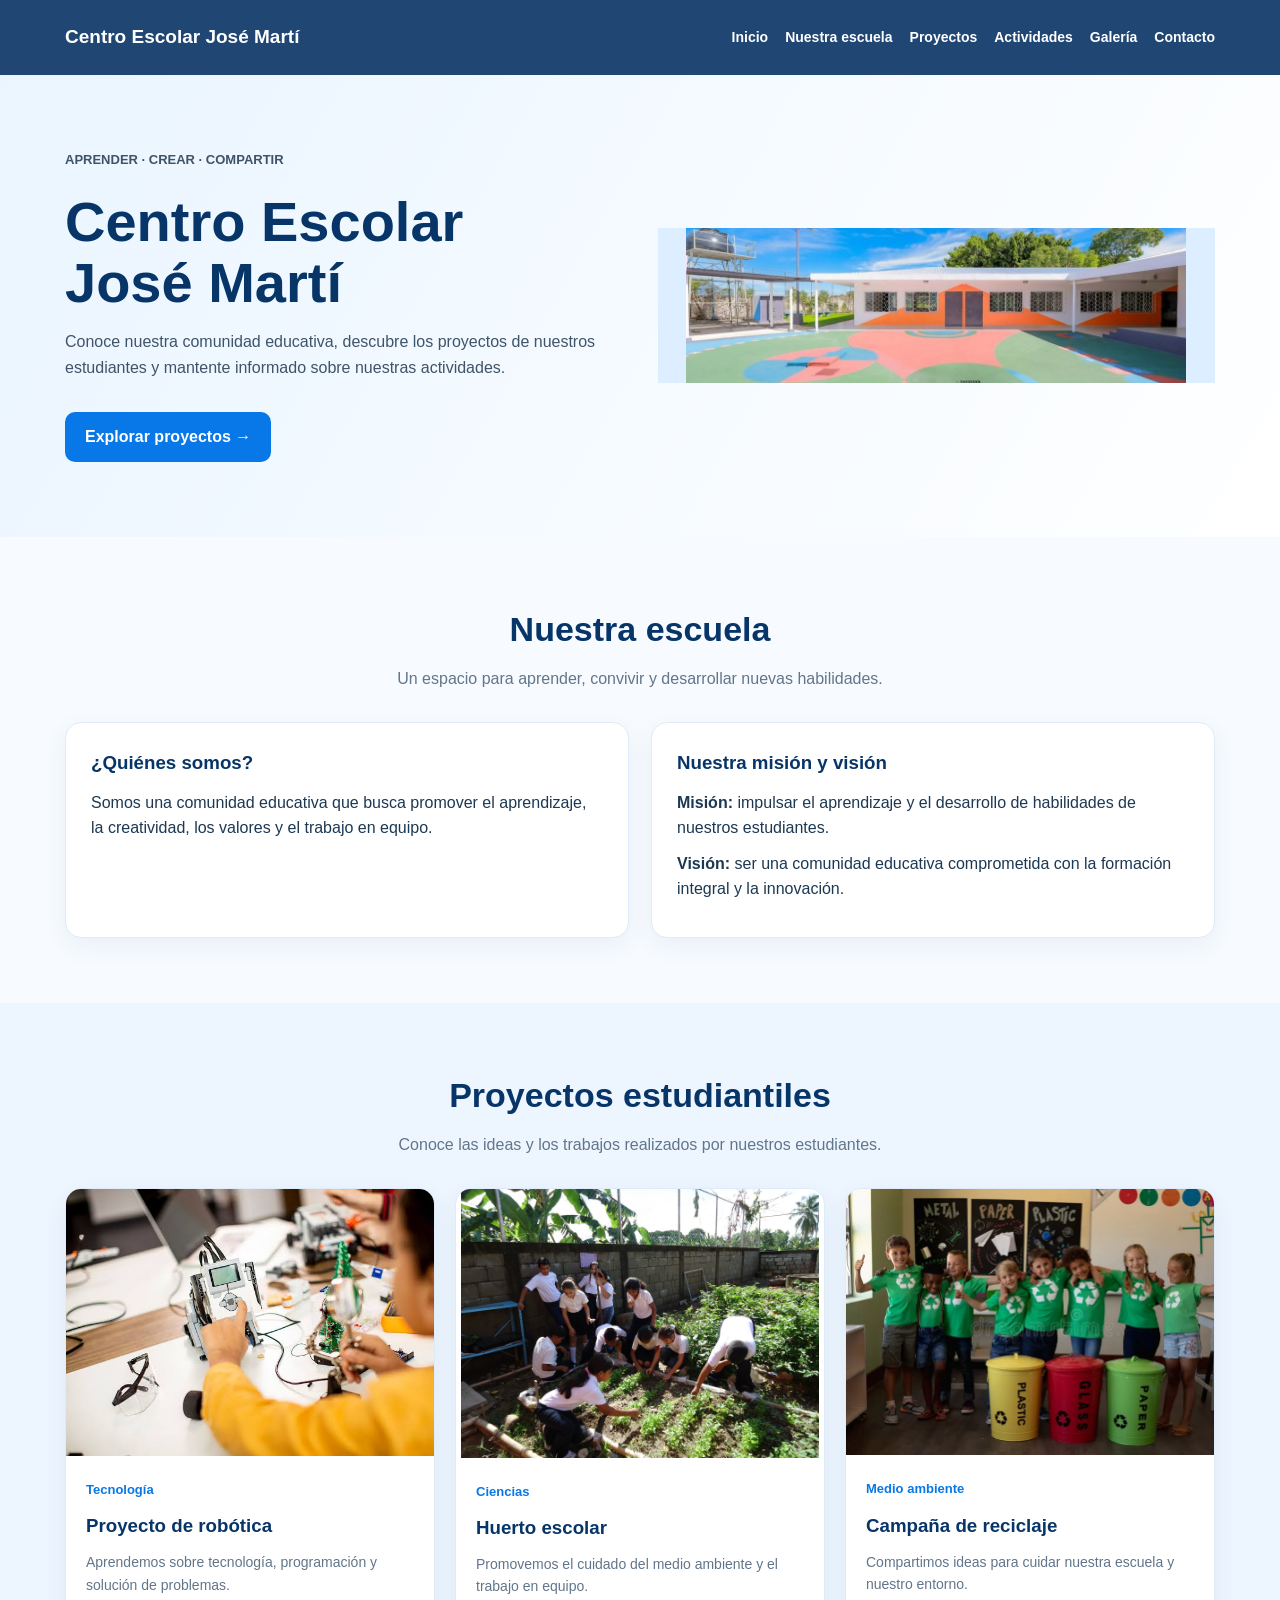
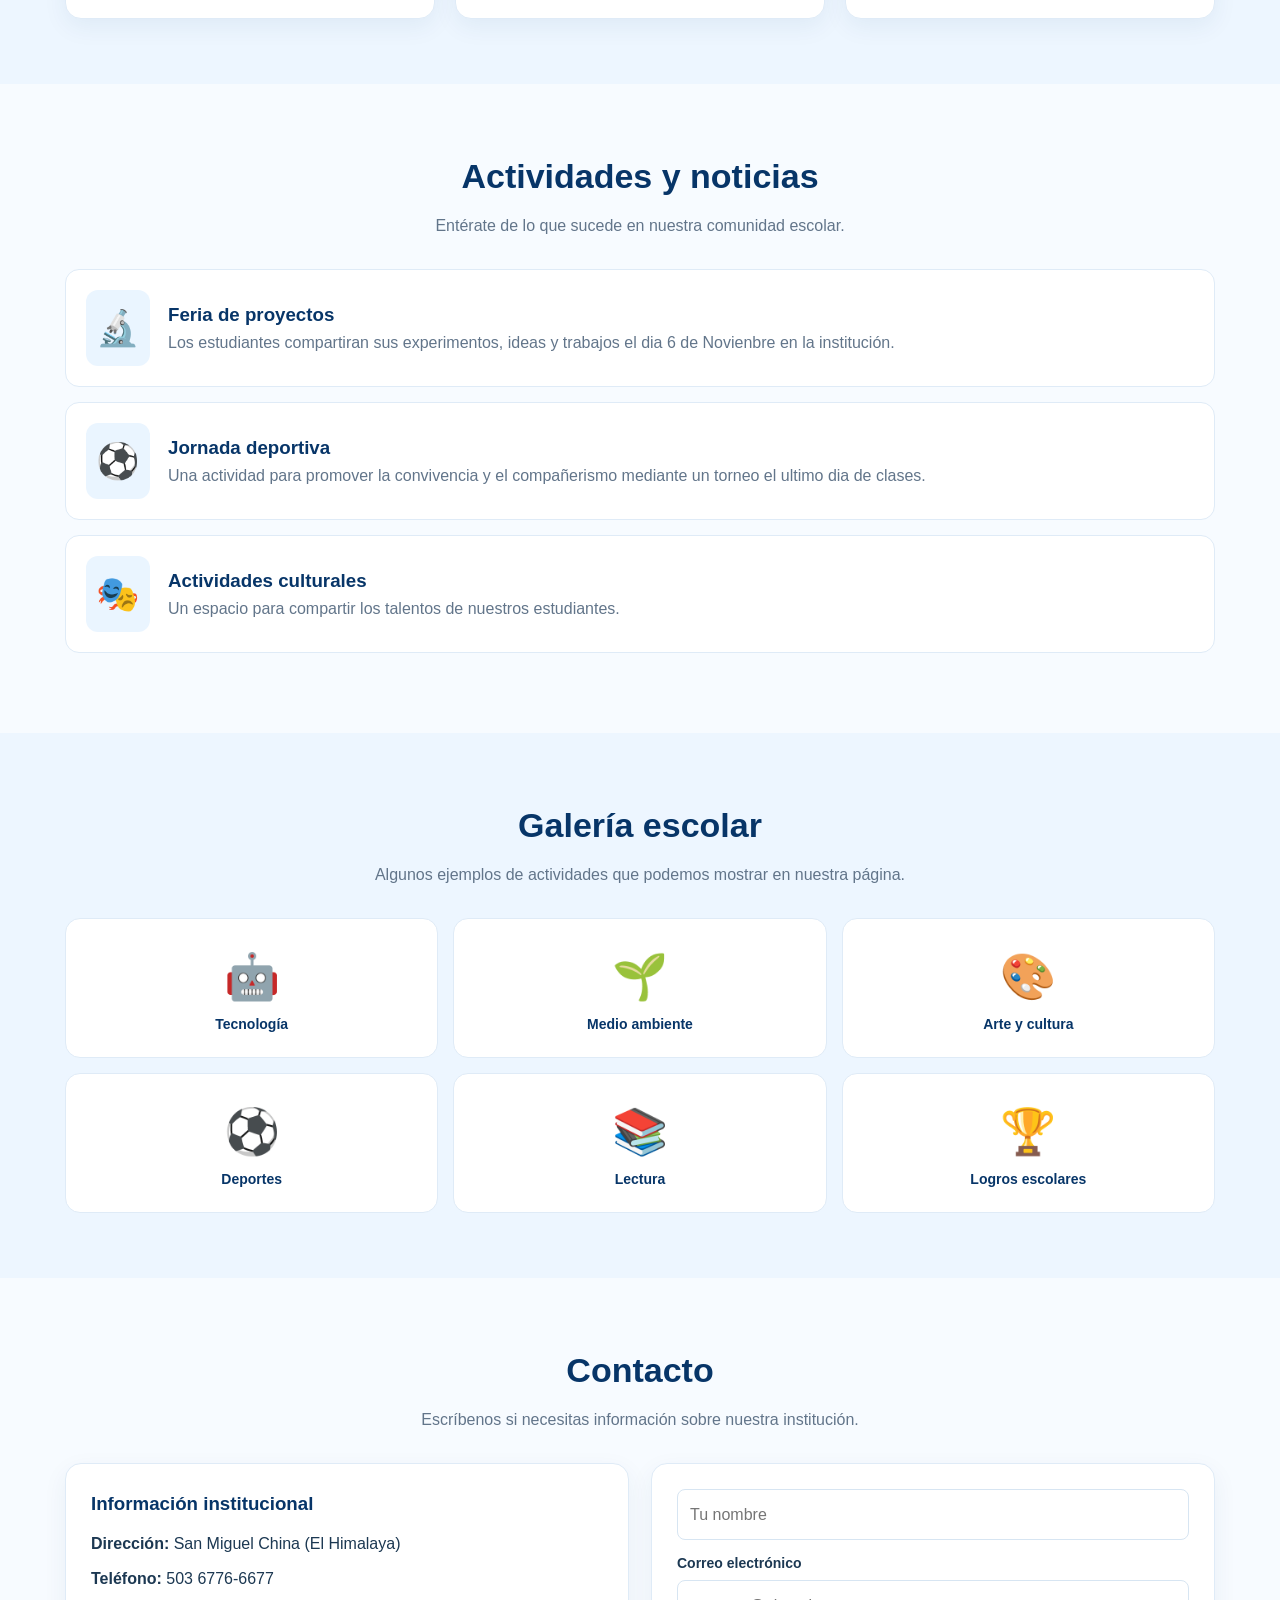
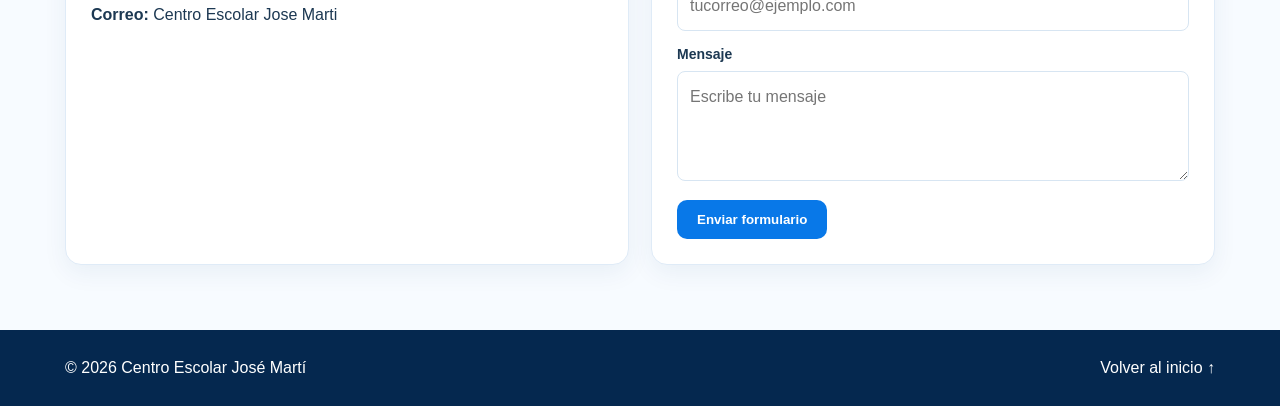
<file: index.html>
<!DOCTYPE html>
<html lang="es">
<head>
  <meta charset="UTF-8">
  <meta name="viewport" content="width=device-width, initial-scale=1.0">
  <title>Centro Escolar José Martí</title>
  <link rel="stylesheet" href="style.css">
</head>
<body>

<header>
  <div class="contenedor barra">
    <a class="logo" href="#inicio">Centro Escolar José Martí</a>
    <button id="menuBtn" aria-label="Abrir menú">☰</button>
    <nav id="menu">
      <a href="#inicio">Inicio</a>
      <a href="#escuela">Nuestra escuela</a>
      <a href="#proyectos">Proyectos</a>
      <a href="#actividades">Actividades</a>
      <a href="#galeria">Galería</a>
      <a href="#contacto">Contacto</a>
    </nav>
  </div>
</header>

<main>
  <section id="inicio" class="hero">
    <div class="contenedor hero-contenido">
      <div>
        <p class="etiqueta">APRENDER · CREAR · COMPARTIR</p>
        <h1>Centro Escolar<br>José Martí</h1>
        <p>Conoce nuestra comunidad educativa, descubre los proyectos de nuestros estudiantes y mantente informado sobre nuestras actividades.</p>
        <a class="boton" href="#proyectos">Explorar proyectos →</a>
      </div>
      <div class="ilustracion"><div class="imagen"><img src="Imagenes/Escuela.jpeg" alt="Escuela" class="imagen-escuela"></div><span></span></div>
    </div>
  </section>

  <section id="escuela" class="seccion">
    <div class="contenedor">
      <h2>Nuestra escuela</h2>
      <p class="intro">Un espacio para aprender, convivir y desarrollar nuevas habilidades.</p>
      <div class="dos-columnas">
        <article class="panel">
          <h3>¿Quiénes somos?</h3>
          <p>Somos una comunidad educativa que busca promover el aprendizaje, la creatividad, los valores y el trabajo en equipo.</p>
        </article>
        <article class="panel">
          <h3> Nuestra misión y visión</h3>
          <p><strong>Misión:</strong> impulsar el aprendizaje y el desarrollo de habilidades de nuestros estudiantes.</p>
          <p><strong>Visión:</strong> ser una comunidad educativa comprometida con la formación integral y la innovación.</p>
        </article>
      </div>
      
    </div>
  </section>
  

  <section id="proyectos" class="seccion fondo">
    <div class="contenedor">
      <h2>Proyectos estudiantiles</h2>
      <p class="intro">Conoce las ideas y los trabajos realizados por nuestros estudiantes.</p>
      <div class="tarjetas">
        <article class="tarjeta">
          <div class="imagen-boton"><a href="Robotica.html"><img src="Imagenes/robot.jpeg" alt="entrar a la seccion de robotica" class="robotica"></a></div>
          <div class="tarjeta-texto">
            <span class="categoria">Tecnología</span>
            <h3>Proyecto de robótica</h3>
            <p>Aprendemos sobre tecnología, programación y solución de problemas.</p>
          </div>
        </article>
        <article class="tarjeta">
           <div class="imagen-boton"><a href="HuertoEscolar.html"><img src="Imagenes/huerto.jpeg" alt="entrar a la seccion de robotica" class="Huerto"></a></div>
          <div class="tarjeta-texto">
            <span class="categoria">Ciencias</span>
            <h3>Huerto escolar</h3>
            <p>Promovemos el cuidado del medio ambiente y el trabajo en equipo.</p>
          </div>
        </article>
        <article class="tarjeta">
          <div class="imagen-boton"><a href="MedioAmbiente.html"><img src="Imagenes/Reciclaje.webp" alt="entrar a la seccion de robotica" class="Reciclaje"></a></div>
          <div class="tarjeta-texto">
            <span class="categoria">Medio ambiente</span>
            <h3>Campaña de reciclaje</h3>
            <p>Compartimos ideas para cuidar nuestra escuela y nuestro entorno.</p>
          </div>
        </article>
      </div>
    
    </div>
  </section>

  <section id="actividades" class="seccion">
    <div class="contenedor">
      <h2>Actividades y noticias</h2>
      <p class="intro">Entérate de lo que sucede en nuestra comunidad escolar.</p>
      <div class="noticia">
        <span>🔬</span>
        <div><h3>Feria de proyectos</h3><p>Los estudiantes compartiran sus experimentos, ideas y trabajos el dia 6 de Novienbre en la institución.</p></div>
      </div>
      <div class="noticia">
        <span>⚽</span>
        <div><h3>Jornada deportiva</h3><p>Una actividad para promover la convivencia y el compañerismo mediante un torneo el ultimo dia de clases.</p></div>
      </div>
      <div class="noticia">
        <span>🎭</span>
        <div><h3>Actividades culturales</h3><p>Un espacio para compartir los talentos de nuestros estudiantes.</p></div>
      </div>
    </div>
  </section>


<section id="galeria" class="seccion fondo">
  <div class="contenedor">
    <h2>Galería escolar</h2>
    <p class="intro">Algunos ejemplos de actividades que podemos mostrar en nuestra página.</p>

    <div class="galeria">
      <a href="tecnologia.html">
        🤖
        <p>Tecnología</p>
      </a>

      <a href="medio-ambiente.html">
        🌱
        <p>Medio ambiente</p>
      </a>

      <a href="arte-cultura.html">
        🎨
        <p>Arte y cultura</p>
      </a>

      <a href="deportes.html">
        ⚽
        <p>Deportes</p>
      </a>

      <a href="lectura.html">
        📚
        <p>Lectura</p>
      </a>

      <a href="logros.html">
        🏆
        <p>Logros escolares</p>
      </a>
    </div>
  </div>
</section>


  <section id="contacto" class="seccion">
    <div class="contenedor">
      <h2>Contacto</h2>
      <p class="intro">Escríbenos si necesitas información sobre nuestra institución.</p>
      <div class="dos-columnas">
        <div class="panel">
          <h3> Información institucional</h3>
          <p><strong>Dirección:</strong> San Miguel China (El Himalaya)</p>
          <p><strong>Teléfono:</strong> 503 6776-6677</p>
          <p><strong>Correo:</strong> Centro Escolar Jose Marti</p>
        </div>
      <form action="https://formsubmit.co/ jassircenteno875@gmail.com " method="POST" id="formulario" class="panel">
          <input id="nombre" required placeholder="Tu nombre">

          <label for="correo">Correo electrónico</label>
          <input id="correo" type="email" name="Correo electrónico" required placeholder="tucorreo@ejemplo.com">

          <label for="mensaje">Mensaje</label>
          <textarea id="mensaje" required placeholder="Escribe tu mensaje"></textarea>

          <button class="boton" type="submit">Enviar formulario</button>
          
    
      </div>
    </div>
  </section>
</main>

<footer>
  <div class="contenedor pie">
    <p>© <span id="anio"></span> Centro Escolar José Martí</p>
    <a href="#inicio">Volver al inicio ↑</a>
  </div>
</footer>

<script src="app.js"></script>
</body>
</html>
</file>
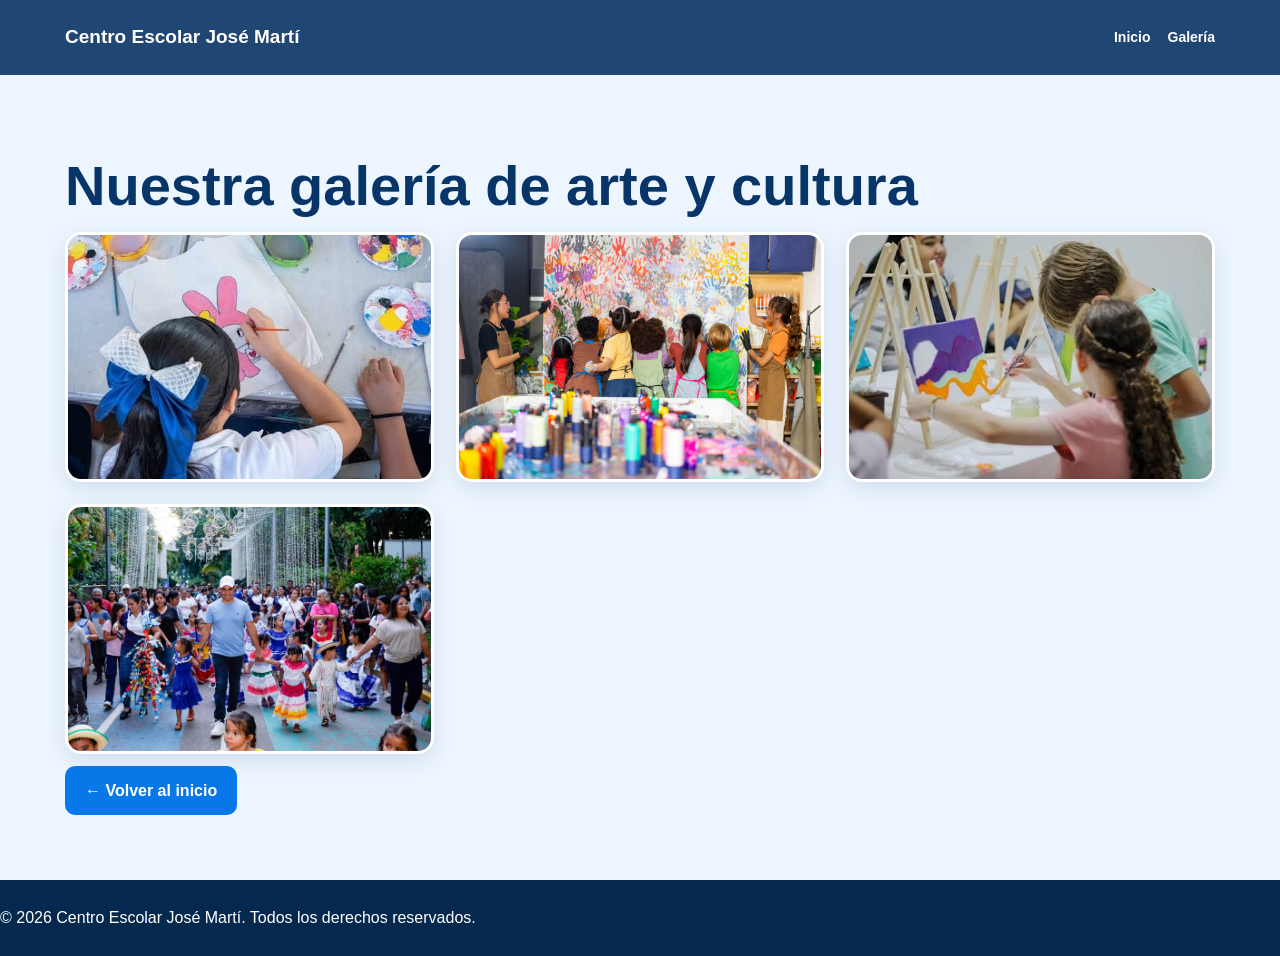
<file: arte-cultura.html>
<!DOCTYPE html>
<html lang="es">
<head>
    <meta charset="UTF-8">
    <meta name="viewport" content="width=device-width, initial-scale=1.0">
    <title>Galería | Centro Escolar José Martí</title>
    <link rel="stylesheet" href="style.css">
</head>

<body>

    <!-- ENCABEZADO -->
    <header>
        <div class="contenedor barra">
            <a href="index.html" class="logo">
                Centro Escolar José Martí
            </a>

            <nav>
                <a href="index.html">Inicio</a>
                <a href="Galeria.html">Galería</a>
            </nav>
        </div>
    </header>

    <!-- GALERÍA -->
    <main>
        <section class="seccion fondo" id="galeria">
            <div class="contenedor">

                <h1 class="titulo-galeria">Nuestra galería de arte y cultura</h1>

                <div class="fotos-galeria">

                    <div class="foto">
                        <img src="Imagenes/arteyculturaimg1.jpeg" alt="Fotografía escolar 1">
                    </div>

                    <div class="foto">
                        <img src="Imagenes/arteyculturaimg2.jpeg" alt="Fotografía escolar 2">
                    </div>

                    <div class="foto">
                        <img src="Imagenes/arteyculturaimg3.jpeg" alt="Fotografía escolar 3">
                    </div>

                    <div class="foto">
                        <img src="Imagenes/arteyculturaimg4.jpeg" alt="Fotografía escolar 4">
                    </div>
                </div>

                <!-- BOTÓN PARA REGRESAR -->
                <div class="volver-galeria">
                    <a href="index.html" class="boton">
                        ← Volver al inicio
                    </a>
                </div>

            </div>
        </section>
    </main>

    <!-- PIE DE PÁGINA -->
    <footer>
        <p>© 2026 Centro Escolar José Martí. Todos los derechos reservados.</p>
    </footer>

</body>
</html>
</file>
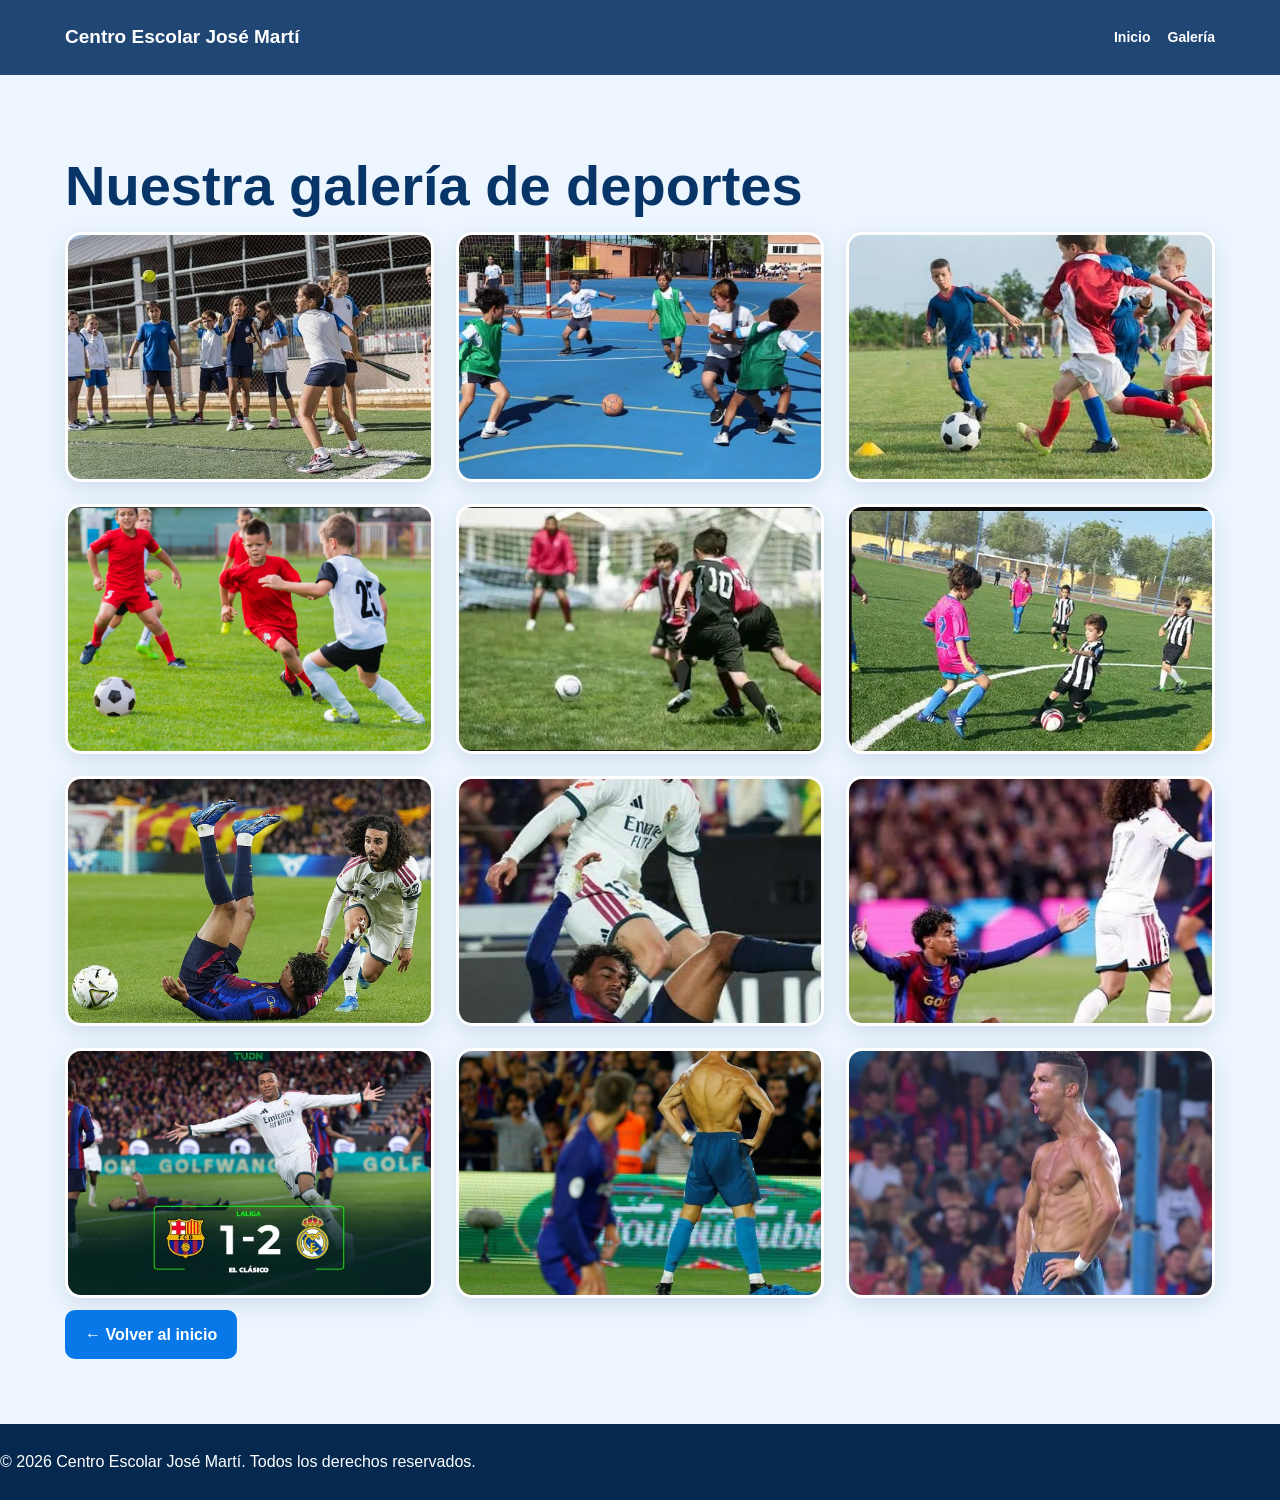
<file: deportes.html>
<!DOCTYPE html>
<html lang="es">
<head>
    <meta charset="UTF-8">
    <meta name="viewport" content="width=device-width, initial-scale=1.0">
    <title>Galería | Centro Escolar José Martí</title>
    <link rel="stylesheet" href="style.css">
</head>

<body>

    <!-- ENCABEZADO -->
    <header>
        <div class="contenedor barra">
            <a href="index.html" class="logo">
                Centro Escolar José Martí
            </a>

            <nav>
                <a href="index.html">Inicio</a>
                <a href="Galeria.html">Galería</a>
            </nav>
        </div>
    </header>

    <!-- GALERÍA -->
    <main>
        <section class="seccion fondo" id="galeria">
            <div class="contenedor">

                <h1 class="titulo-galeria">Nuestra galería de deportes</h1>

                <div class="fotos-galeria">

                    <div class="foto">
                        <img src="Imagenes/deportesimg1.jpeg" alt="Fotografía escolar 1">
                    </div>

                    <div class="foto">
                        <img src="Imagenes/deportesimg2.jpeg" alt="Fotografía escolar 2">
                    </div>

                    <div class="foto">
                        <img src="Imagenes/deportesimg3.jpeg" alt="Fotografía escolar 3">
                    </div>

                    <div class="foto">
                        <img src="Imagenes/deportesimg4.png" alt="Fotografía escolar 4">
                    </div>

                    <div class="foto">
                        <img src="Imagenes/deportesimg5.png" alt="Fotografía escolar 4">
                    </div>

                    <div class="foto">
                        <img src="Imagenes/deportesimg6.png" alt="Fotografía escolar 4">
                    </div>
                    
                    <div class="foto">
                        <img src="Imagenes/bromaimg1.jpeg" alt="Fotografía escolar 1">
                    </div>

                    <div class="foto">
                        <img src="Imagenes/bromaimg2.jpeg" alt="Fotografía escolar 2">
                    </div>

                    <div class="foto">
                        <img src="Imagenes/bromaimg3.jpeg" alt="Fotografía escolar 3">
                    </div>

                    <div class="foto">
                        <img src="Imagenes/bromaimg4.jpeg" alt="Fotografía escolar 4">
                    </div>

                    <div class="foto">
                        <img src="Imagenes/bromaimg5.jpeg" alt="Fotografía escolar 4">
                    </div>

                    <div class="foto">
                        <img src="Imagenes/bromaimg6.jpeg" alt="Fotografía escolar 4">
                    </div>
                </div>

                <!-- BOTÓN PARA REGRESAR -->
                <div class="volver-galeria">
                    <a href="index.html" class="boton">
                        ← Volver al inicio
                    </a>
                </div>

            </div>
        </section>
    </main>

    <!-- PIE DE PÁGINA -->
    <footer>
        <p>© 2026 Centro Escolar José Martí. Todos los derechos reservados.</p>
    </footer>

</body>
</html>
</file>
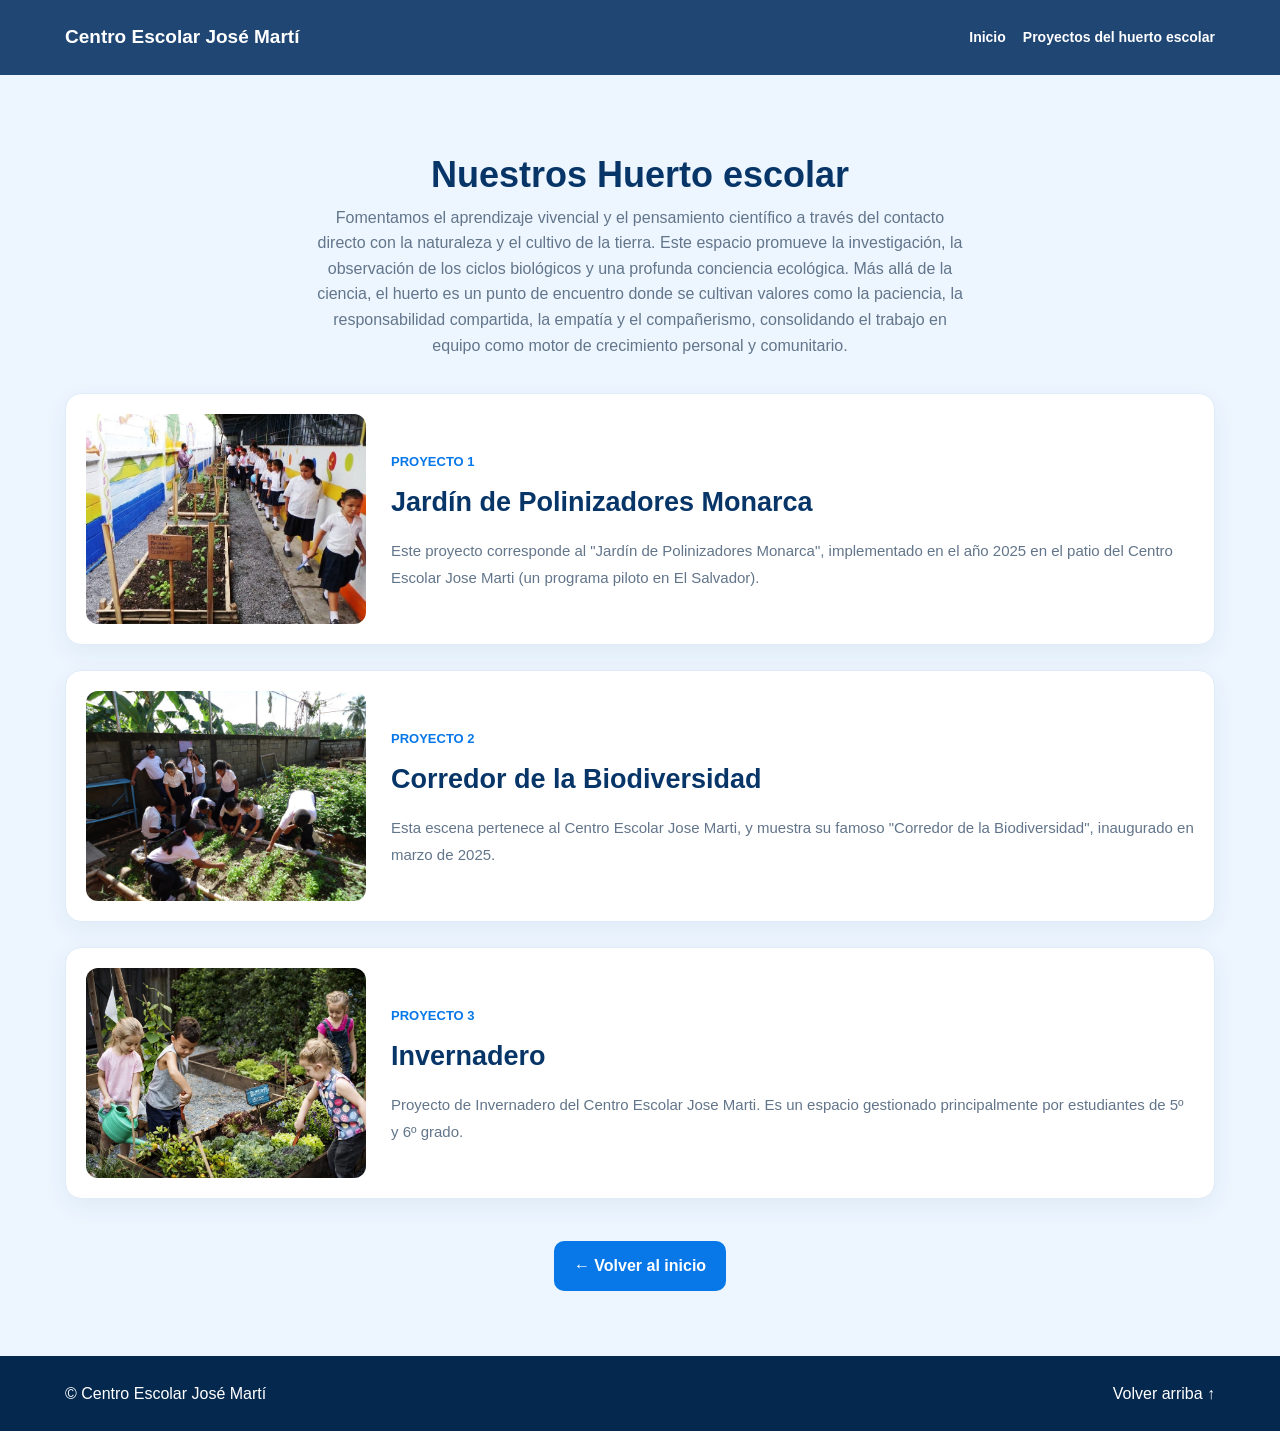
<file: HuertoEscolar.html>
<!DOCTYPE html>
<html lang="es">
<head>
  <meta charset="UTF-8">
  <meta name="viewport" content="width=device-width, initial-scale=1.0">
  <title>Proyectos de Robótica - Centro Escolar José Martí</title>
  <link rel="stylesheet" href="style.css">
</head>
<body>

<header>
  <div class="contenedor barra">
    <a class="logo" href="index.html"> Centro Escolar José Martí</a>
    <nav>
      <a href="index.html">Inicio</a>
      <a href="#proyectos">Proyectos del huerto escolar</a>
    </nav>
  </div>
</header>

<main>
  
<section id="proyectos" class="seccion fondo">
  <div class="contenedor">

    <h1 class="titulo-proyectos">Nuestros Huerto escolar</h1>

    <p class="intro">
      Fomentamos el aprendizaje vivencial y el pensamiento científico a través del contacto directo con la naturaleza y el cultivo de la tierra. Este espacio promueve la investigación, la observación de los ciclos biológicos y una profunda conciencia ecológica. Más allá de la ciencia, el huerto es un punto de encuentro donde se cultivan valores como la paciencia, la responsabilidad compartida, la empatía y el compañerismo, consolidando el trabajo en equipo como motor de crecimiento personal y comunitario.
    </p>

    <div class="lista-proyectos">

      <article class="proyecto">
        <img src="Imagenes/niñomirandoplantas.jpeg" alt="Proyecto de dron">

        <div class="proyecto-texto">
          <span class="categoria">PROYECTO 1</span>
          <h2>Jardín de Polinizadores Monarca</h2>
          <p>
  Este proyecto corresponde al "Jardín de Polinizadores Monarca", implementado en el año 2025 en el patio del Centro Escolar Jose Marti (un programa piloto en El Salvador).
          </p>
        </div>
      </article>

      <article class="proyecto">
        <img src="Imagenes/huerto.jpeg" alt="Robot recoge basura">

        <div class="proyecto-texto">
          <span class="categoria">PROYECTO 2</span>
          <h2>Corredor de la Biodiversidad</h2>
          <p>
         Esta escena pertenece al Centro Escolar Jose Marti, y muestra su famoso "Corredor de la Biodiversidad", inaugurado en marzo de 2025.
           </p>
        </div>
      </article>

      <article class="proyecto">
        <img src="Imagenes/niñosregandoplantas.jpeg" alt="Mini asistente robótico">
        <div class="proyecto-texto">
          <span class="categoria">PROYECTO 3</span>
          <h2>Invernadero</h2>
          <p>
Proyecto de Invernadero del Centro Escolar Jose Marti. Es un espacio gestionado principalmente por estudiantes de 5º y 6º grado.
          </p>
        </div>
      </article>

    </div>

    <div class="volver">
      <a href="index.html" class="boton">← Volver al inicio</a>
    </div>

  </div>
</section>

</main>

<footer>
  <div class="contenedor pie">
    <p>© Centro Escolar José Martí</p>
    <a href="#proyectos">Volver arriba ↑</a>
  </div>
</footer>

</body>
</html>
</file>
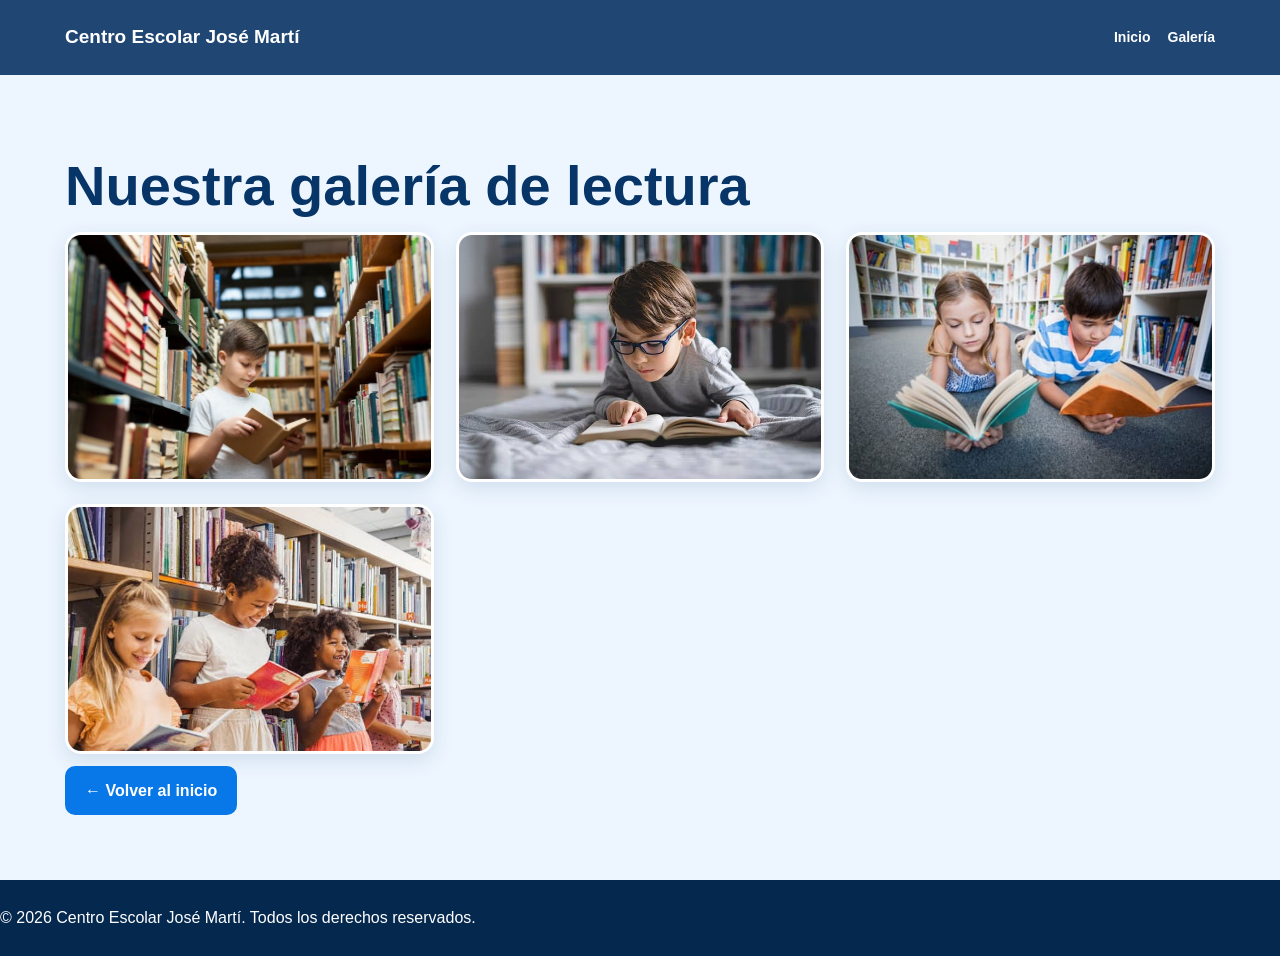
<file: lectura.html>
<!DOCTYPE html>
<html lang="es">
<head>
    <meta charset="UTF-8">
    <meta name="viewport" content="width=device-width, initial-scale=1.0">
    <title>Galería | Centro Escolar José Martí</title>
    <link rel="stylesheet" href="style.css">
</head>

<body>

    <!-- ENCABEZADO -->
    <header>
        <div class="contenedor barra">
            <a href="index.html" class="logo">
                Centro Escolar José Martí
            </a>

            <nav>
                <a href="index.html">Inicio</a>
                <a href="Galeria.html">Galería</a>
            </nav>
        </div>
    </header>

    <!-- GALERÍA -->
    <main>
        <section class="seccion fondo" id="galeria">
            <div class="contenedor">

                <h1 class="titulo-galeria">Nuestra galería de lectura</h1>

                <div class="fotos-galeria">

                    <div class="foto">
                        <img src="Imagenes/lecturaimg1.jpeg" alt="Fotografía escolar 1">
                    </div>

                    <div class="foto">
                        <img src="Imagenes/lecturaimg2.jpeg" alt="Fotografía escolar 2">
                    </div>

                    <div class="foto">
                        <img src="Imagenes/lecturaimg3.jpeg" alt="Fotografía escolar 3">
                    </div>

                    <div class="foto">
                        <img src="Imagenes/lecturaimg4.jpeg" alt="Fotografía escolar 4">
                    </div>
                </div>

                <!-- BOTÓN PARA REGRESAR -->
                <div class="volver-galeria">
                    <a href="index.html" class="boton">
                        ← Volver al inicio
                    </a>
                </div>

            </div>
        </section>
    </main>

    <!-- PIE DE PÁGINA -->
    <footer>
        <p>© 2026 Centro Escolar José Martí. Todos los derechos reservados.</p>
    </footer>

</body>
</html>
</file>
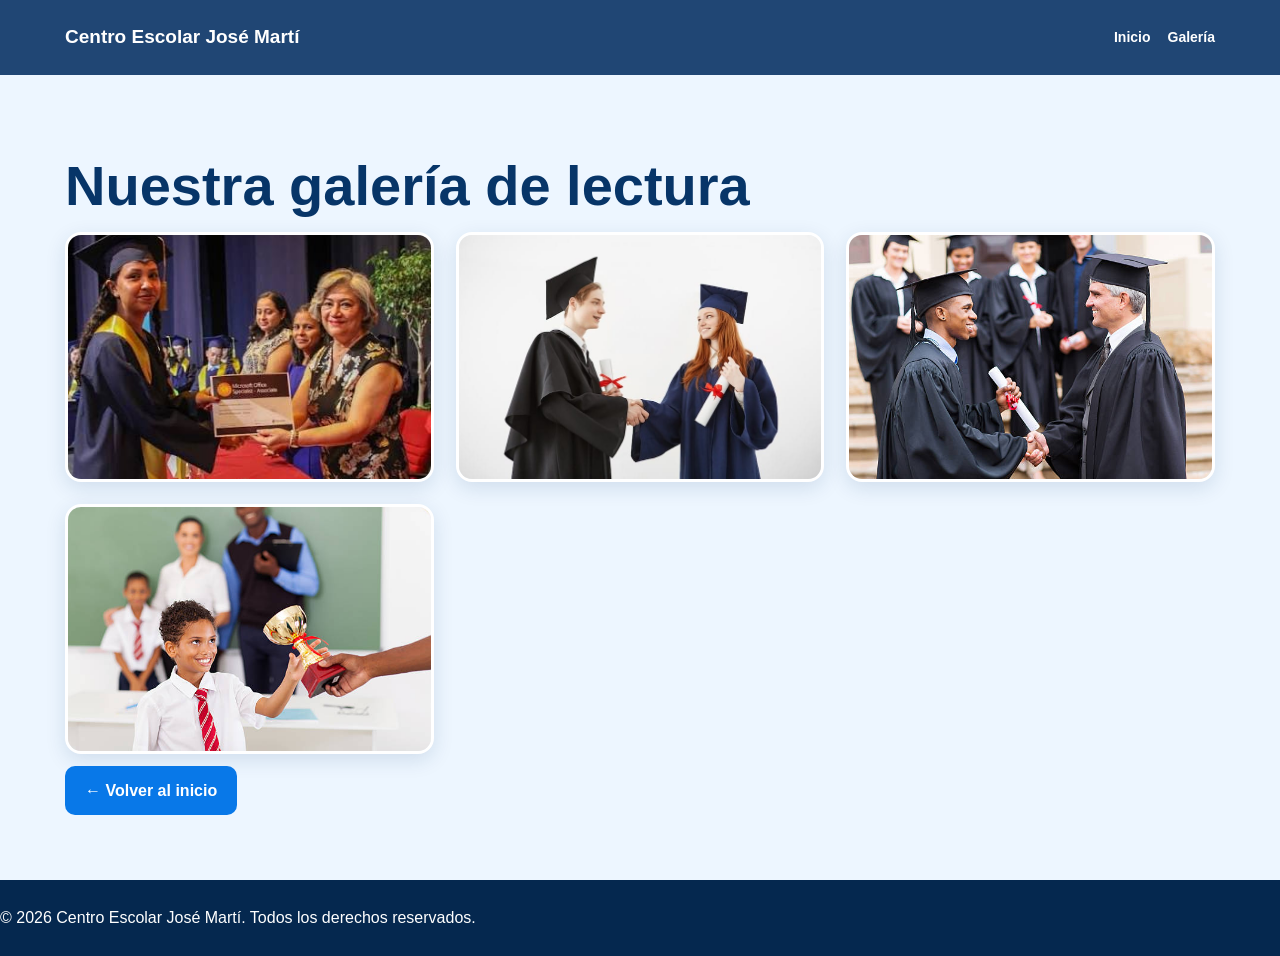
<file: logros.html>
<!DOCTYPE html>
<html lang="es">
<head>
    <meta charset="UTF-8">
    <meta name="viewport" content="width=device-width, initial-scale=1.0">
    <title>Galería | Centro Escolar José Martí</title>
    <link rel="stylesheet" href="style.css">
</head>

<body>

    <!-- ENCABEZADO -->
    <header>
        <div class="contenedor barra">
            <a href="index.html" class="logo">
                Centro Escolar José Martí
            </a>

            <nav>
                <a href="index.html">Inicio</a>
                <a href="Galeria.html">Galería</a>
            </nav>
        </div>
    </header>

    <!-- GALERÍA -->
    <main>
        <section class="seccion fondo" id="galeria">
            <div class="contenedor">

                <h1 class="titulo-galeria">Nuestra galería de lectura</h1>

                <div class="fotos-galeria">

                    <div class="foto">
                        <img src="Imagenes/logrosimg1.jpeg" alt="Fotografía escolar 1">
                    </div>

                    <div class="foto">
                        <img src="Imagenes/logrosimg2.jpeg" alt="Fotografía escolar 2">
                    </div>

                    <div class="foto">
                        <img src="Imagenes/logrosimg3.jpeg" alt="Fotografía escolar 3">
                    </div>

                    <div class="foto">
                        <img src="Imagenes/logrosimg4.jpeg" alt="Fotografía escolar 4">
                    </div>
                </div>

                <!-- BOTÓN PARA REGRESAR -->
                <div class="volver-galeria">
                    <a href="index.html" class="boton">
                        ← Volver al inicio
                    </a>
                </div>

            </div>
        </section>
    </main>

    <!-- PIE DE PÁGINA -->
    <footer>
        <p>© 2026 Centro Escolar José Martí. Todos los derechos reservados.</p>
    </footer>

</body>
</html>
</file>
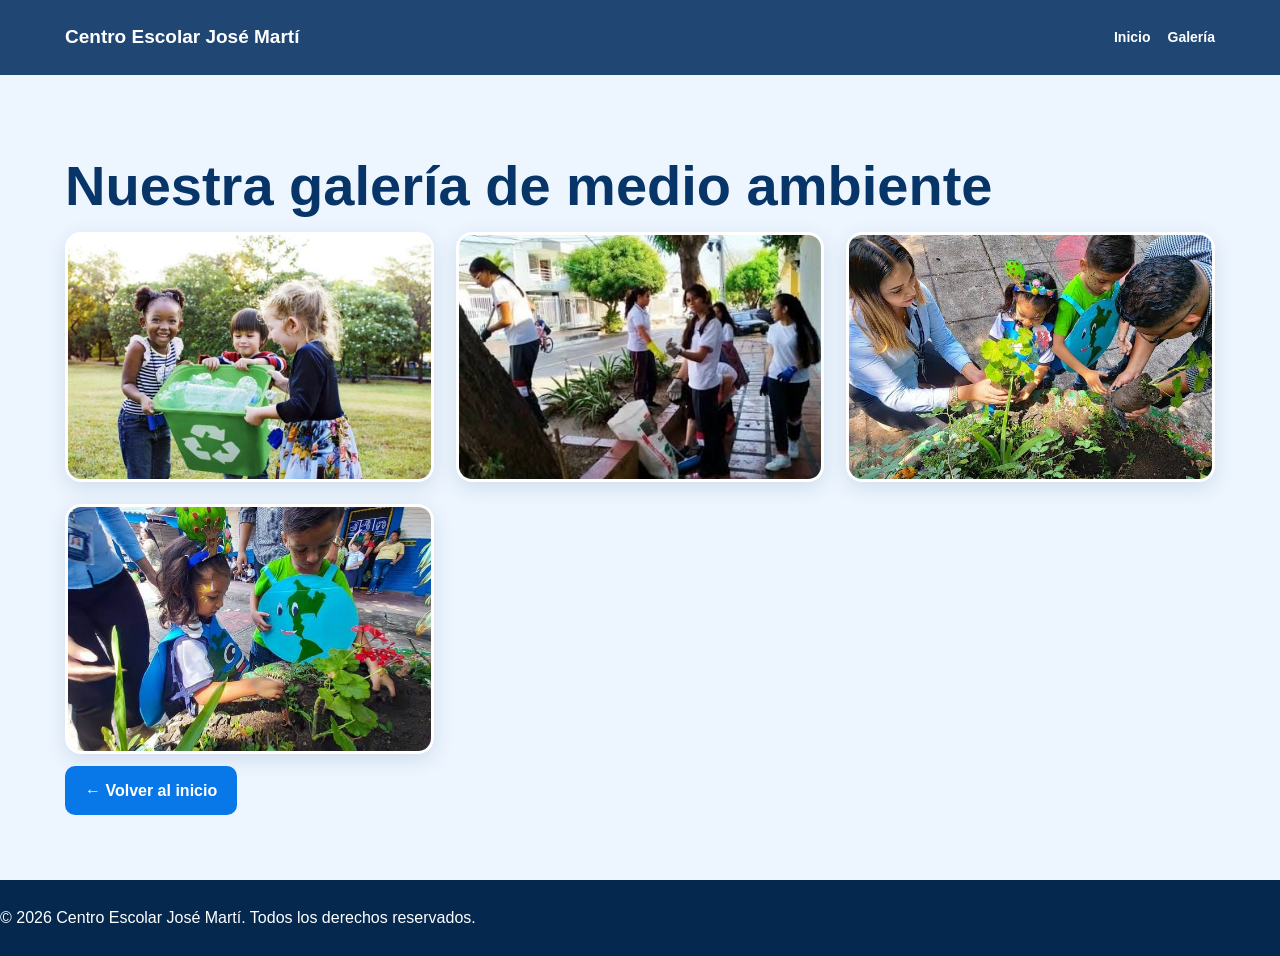
<file: medio-ambiente.html>
<!DOCTYPE html>
<html lang="es">
<head>
    <meta charset="UTF-8">
    <meta name="viewport" content="width=device-width, initial-scale=1.0">
    <title>Galería | Centro Escolar José Martí</title>
    <link rel="stylesheet" href="style.css">
</head>

<body>

    <!-- ENCABEZADO -->
    <header>
        <div class="contenedor barra">
            <a href="index.html" class="logo">
                Centro Escolar José Martí
            </a>

            <nav>
                <a href="index.html">Inicio</a>
                <a href="Galeria.html">Galería</a>
            </nav>
        </div>
    </header>

    <!-- GALERÍA -->
    <main>
        <section class="seccion fondo" id="galeria">
            
            <div class="contenedor">

                <h1 class="titulo-galeria">Nuestra galería de medio ambiente</h1>

                <div class="fotos-galeria">

                    <div class="foto">
                        <img src="Imagenes/medioambienteimg1.jpeg" alt="Fotografía escolar 1">
                    </div>

                    <div class="foto">
                        <img src="Imagenes/medioambienteimg2.jpeg" alt="Fotografía escolar 2">
                    </div>

                    <div class="foto">
                        <img src="Imagenes/medioambienteimg3.jpeg" alt="Fotografía escolar 3">
                    </div>

                    <div class="foto">
                        <img src="Imagenes/medioambienteimg4.jpeg" alt="Fotografía escolar 4">
                    </div>
                </div>

                <!-- BOTÓN PARA REGRESAR -->
                <div class="volver-galeria">
                    <a href="index.html" class="boton">
                        ← Volver al inicio
                    </a>
                </div>

            </div>
        </section>
    </main>

    <!-- PIE DE PÁGINA -->
    <footer>
        <p>© 2026 Centro Escolar José Martí. Todos los derechos reservados.</p>
    </footer>

</body>
</html>
</file>
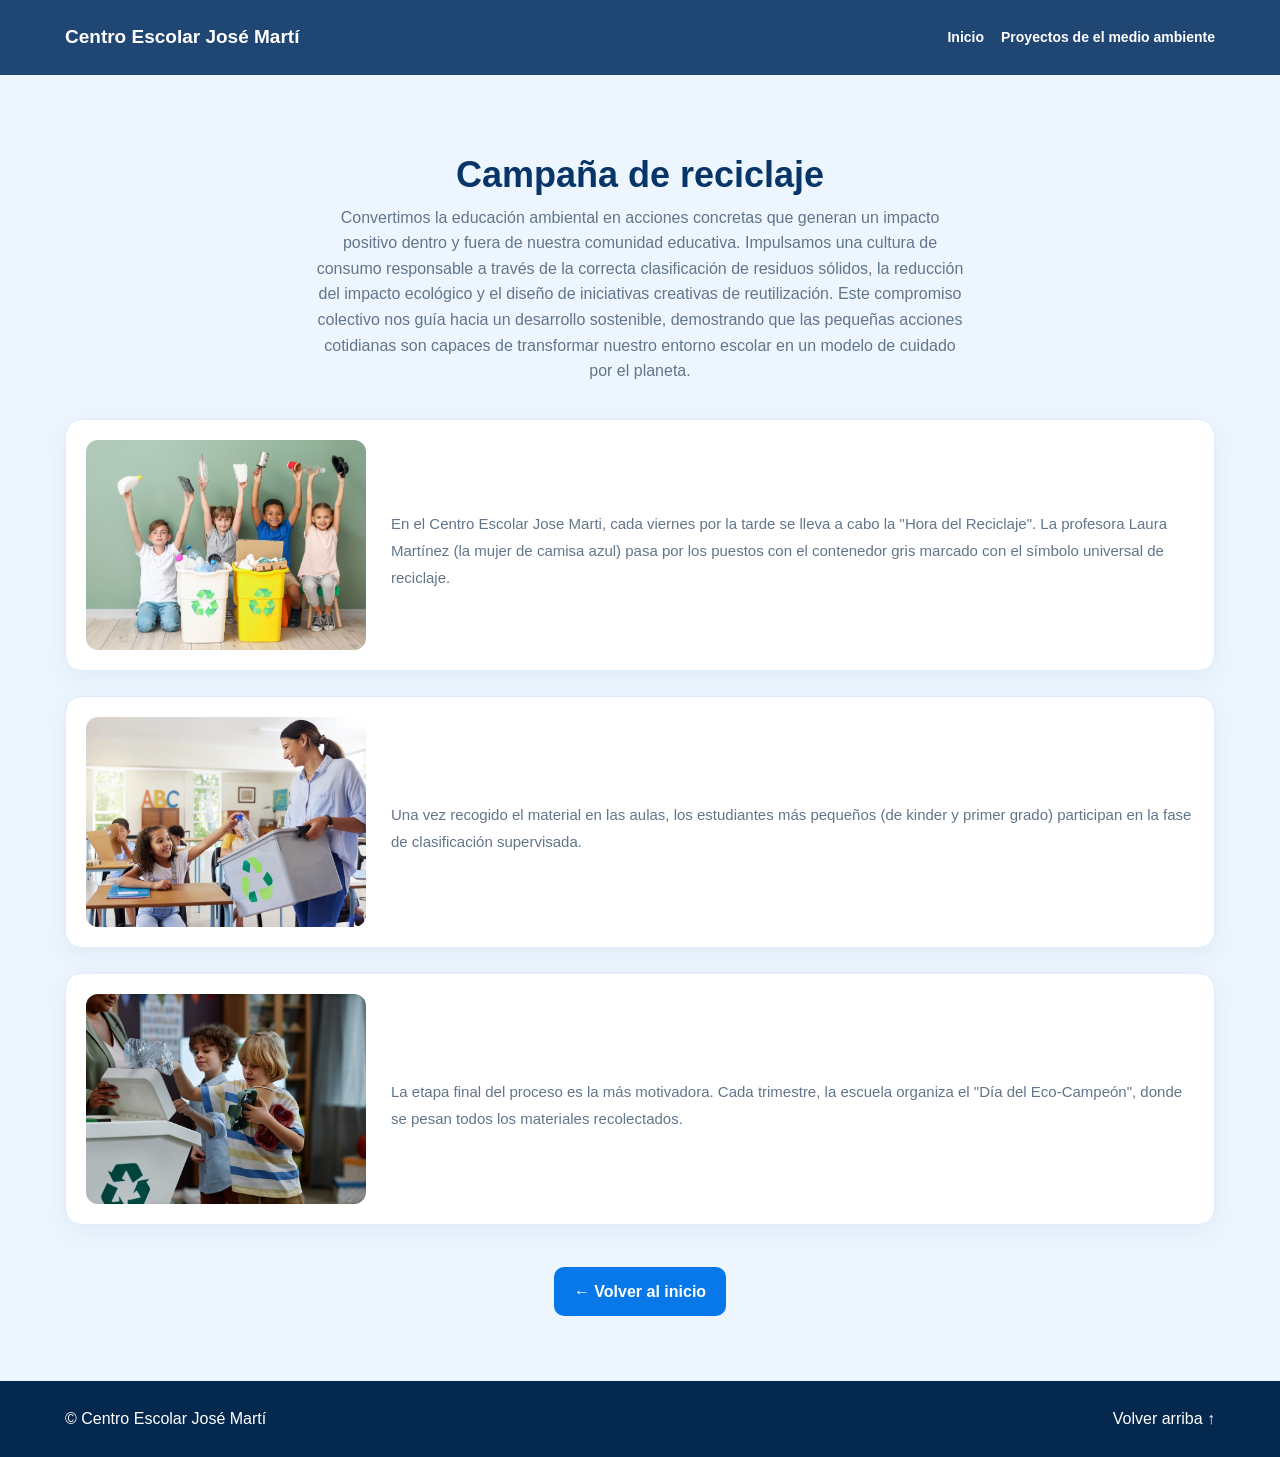
<file: MedioAmbiente.html>
<!DOCTYPE html>
<html lang="es">
<head>
  <meta charset="UTF-8">
  <meta name="viewport" content="width=device-width, initial-scale=1.0">
  <title>Proyectos sobre el medio ambiente- Centro Escolar José Martí</title>
  <link rel="stylesheet" href="style.css">
</head>
<body>

<header>
  <div class="contenedor barra">
    <a class="logo" href="index.html"> Centro Escolar José Martí</a>
    <nav>
      <a href="index.html">Inicio</a>
      <a href="#proyectos">Proyectos de el medio ambiente</a>
    </nav>
  </div>
</header>

<main>
  
<section id="proyectos" class="seccion fondo">
  <div class="contenedor">

    <h1 class="titulo-proyectos">Campaña de reciclaje</h1>

    <p class="intro">
      Convertimos la educación ambiental en acciones concretas que generan un impacto positivo dentro y fuera de nuestra comunidad educativa. Impulsamos una cultura de consumo responsable a través de la correcta clasificación de residuos sólidos, la reducción del impacto ecológico y el diseño de iniciativas creativas de reutilización. Este compromiso colectivo nos guía hacia un desarrollo sostenible, demostrando que las pequeñas acciones cotidianas son capaces de transformar nuestro entorno escolar en un modelo de cuidado por el planeta.
    </p>

    <div class="lista-proyectos">

      <article class="proyecto">
        <img src="Imagenes/boteblancoyamarillo.jpeg" alt="Proyecto de dron">

        <div class="proyecto-texto">
          <span class="categoria"></span>
          <h2></h2>
          <p>
  En el Centro Escolar Jose Marti, cada viernes por la tarde se lleva a cabo la "Hora del Reciclaje". La profesora Laura Martínez (la mujer de camisa azul) pasa por los puestos con el contenedor gris marcado con el símbolo universal de reciclaje.
          </p>
        </div>
      </article>

      <article class="proyecto">
        <img src="Imagenes/niñatirandobotella.jpeg" alt="Robot recoge basura">

        <div class="proyecto-texto">
          <span class="categoria"></span>
          <h2></h2>
          <p>
         Una vez recogido el material en las aulas, los estudiantes más pequeños (de kinder y primer grado) participan en la fase de clasificación supervisada.
           </p>
        </div>
      </article>

      <article class="proyecto">
        <img src="Imagenes/niñosclasificandobasura.jpeg" alt="Mini asistente robótico">
        <div class="proyecto-texto">
          <span class="categoria"></span>
          <h2></h2>
          <p>
La etapa final del proceso es la más motivadora. Cada trimestre, la escuela organiza el "Día del Eco-Campeón", donde se pesan todos los materiales recolectados.
          </p>
        </div>
      </article>

    </div>

    <div class="volver">
      <a href="index.html" class="boton">← Volver al inicio</a>
    </div>

  </div>
</section>

</main>

<footer>
  <div class="contenedor pie">
    <p>© Centro Escolar José Martí</p>
    <a href="#proyectos">Volver arriba ↑</a>
  </div>
</footer>

</body>
</html>
</file>
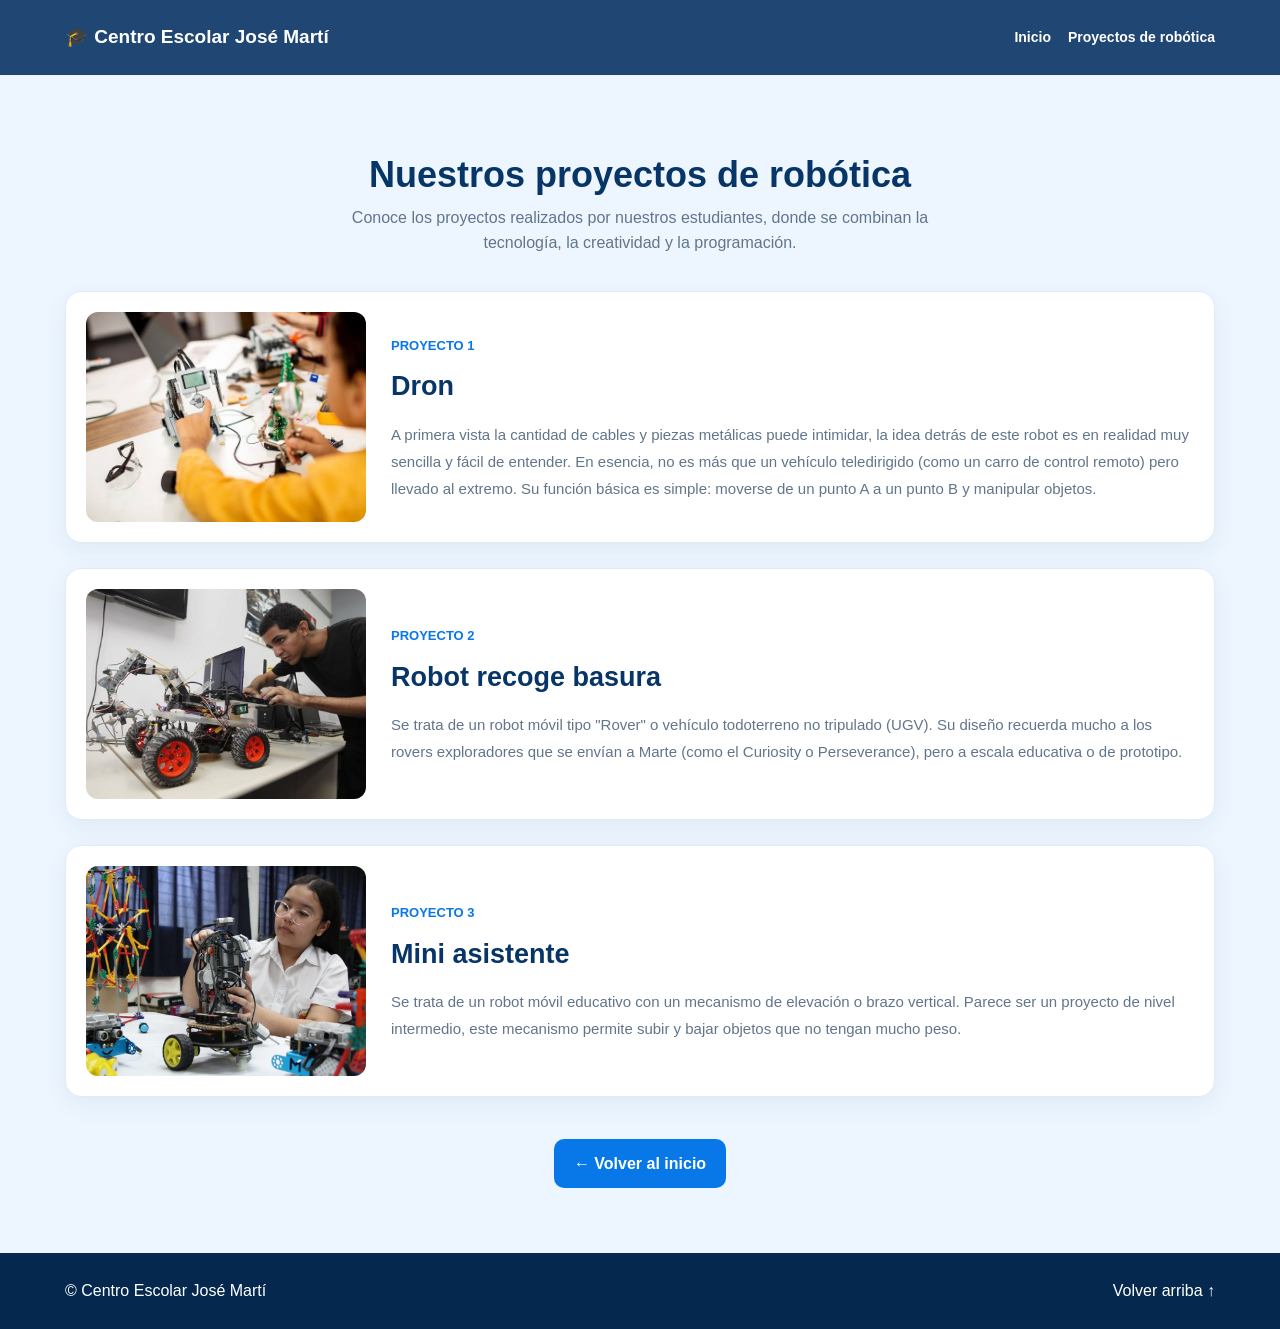
<file: Robotica.html>
<!DOCTYPE html>
<html lang="es">
<head>
  <meta charset="UTF-8">
  <meta name="viewport" content="width=device-width, initial-scale=1.0">
  <title>Proyectos de Robótica - Centro Escolar José Martí</title>
  <link rel="stylesheet" href="style.css">
</head>
<body>

<header>
  <div class="contenedor barra">
    <a class="logo" href="index.html">🎓 Centro Escolar José Martí</a>
    <nav>
      <a href="index.html">Inicio</a>
      <a href="#proyectos">Proyectos de robótica</a>
    </nav>
  </div>
</header>

<main>
  
<section id="proyectos" class="seccion fondo">
  <div class="contenedor">

    <h1 class="titulo-proyectos">Nuestros proyectos de robótica</h1>

    <p class="intro">
      Conoce los proyectos realizados por nuestros estudiantes,
      donde se combinan la tecnología, la creatividad y la programación.
    </p>

    <div class="lista-proyectos">

      <article class="proyecto">
        <img src="Imagenes/robot.jpeg" alt="Proyecto de dron">

        <div class="proyecto-texto">
          
          <span class="categoria">PROYECTO 1</span>
          <h2>Dron</h2>
          <p>
  A primera vista la cantidad de cables y piezas metálicas puede intimidar, la idea detrás de este robot es en realidad muy sencilla y fácil de entender. En esencia, no es más que un vehículo teledirigido (como un carro de control remoto) pero llevado al extremo. Su función básica es simple: moverse de un punto A a un punto B y manipular objetos.
          </p>
        </div>
      </article>

      <article class="proyecto">
        <img src="Imagenes/robotrecojepaimon.jpeg" alt="Robot recoge basura">

        <div class="proyecto-texto">
          <span class="categoria">PROYECTO 2</span>
          <h2>Robot recoge basura</h2>
          <p>
         Se trata de un robot móvil tipo "Rover" o vehículo todoterreno no tripulado (UGV). Su diseño recuerda mucho a los rovers exploradores que se envían a Marte (como el Curiosity o Perseverance), pero a escala educativa o de prototipo.
           </p>
        </div>
      </article>

      <article class="proyecto">
        <img src="Imagenes/asistente.jpeg" alt="Mini asistente robótico">

        <div class="proyecto-texto">
          <span class="categoria">PROYECTO 3</span>
          <h2>Mini asistente</h2>
          <p>
Se trata de un robot móvil educativo con un mecanismo de elevación o brazo vertical. Parece ser un proyecto de nivel intermedio, este mecanismo permite subir y bajar objetos que no tengan mucho peso.
          </p>
        </div>
      </article>

    </div>

    <div class="volver">
      <a href="index.html" class="boton">← Volver al inicio</a>
    </div>

  </div>
</section>

</main>

<footer>
  <div class="contenedor pie">
    <p>© Centro Escolar José Martí</p>
    <a href="#proyectos">Volver arriba ↑</a>
  </div>
</footer>

</body>
</html>
</file>
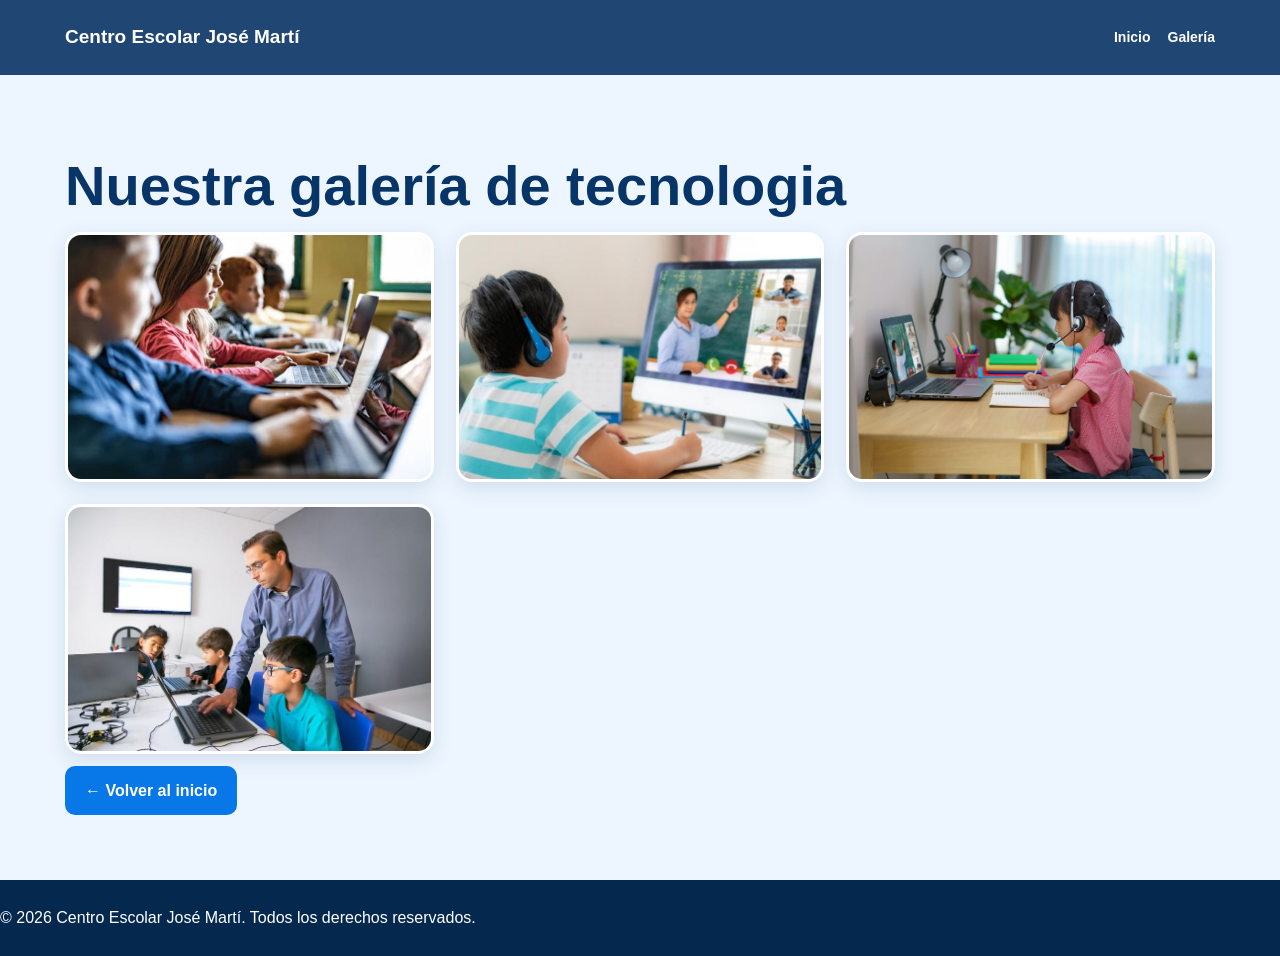
<file: tecnologia.html>
<!DOCTYPE html>
<html lang="es">
<head>
    <meta charset="UTF-8">
    <meta name="viewport" content="width=device-width, initial-scale=1.0">
    <title>Galería | Centro Escolar José Martí</title>
    <link rel="stylesheet" href="style.css">
</head>

<body>

    <!-- ENCABEZADO -->
    <header>
        <div class="contenedor barra">
            <a href="index.html" class="logo">
                Centro Escolar José Martí
            </a>

            <nav>
                <a href="index.html">Inicio</a>
                <a href="Galeria.html">Galería</a>
            </nav>
        </div>
    </header>

    <!-- GALERÍA -->
    <main>
        <section class="seccion fondo" id="galeria">
            <div class="contenedor">

                <h1 class="titulo-galeria">Nuestra galería de tecnologia</h1>

                <div class="fotos-galeria">

                    <div class="foto">
                        <img src="Imagenes/tecnologuiaimg1.jpeg" alt="Fotografía escolar 1">
                    </div>

                    <div class="foto">
                        <img src="Imagenes/tecnologuiaimg2.jpeg" alt="Fotografía escolar 2">
                    </div>

                    <div class="foto">
                        <img src="Imagenes/tecnologuiaimg3.jpeg" alt="Fotografía escolar 3">
                    </div>

                    <div class="foto">
                        <img src="Imagenes/tecnologuiaimg4.jpeg" alt="Fotografía escolar 4">
                    </div>
                </div>

                <!-- BOTÓN PARA REGRESAR -->
                <div class="volver-galeria">
                    <a href="index.html" class="boton">
                        ← Volver al inicio
                    </a>
                </div>

            </div>
        </section>
    </main>

    <!-- PIE DE PÁGINA -->
    <footer>
        <p>© 2026 Centro Escolar José Martí. Todos los derechos reservados.</p>
    </footer>

</body>
</html>
</file>
<file: style.css>
* {
  margin: 0;
  padding: 0;
  box-sizing: border-box;
}

html {
  scroll-behavior: smooth;
  scroll-padding-top: 90px;
}

body {
  font-family: Arial, sans-serif;
  color: #1c3852;
  background: #f7fbff;
  line-height: 1.6;
}

.contenedor {
  width: 90%;
  max-width: 1150px;
  margin: auto;
}
/*Opciones de la parte de arriba */
header {
  background: #204674;
  color: white;
  position: sticky;
  top: 0;
  z-index: 10;
}

.barra {
  min-height: 75px;
  display: flex;
  justify-content: space-between;
  align-items: center;
  gap: 20px;
}

.logo {
  color: white;
  font-size: 19px;
  font-weight: bold;
  text-decoration: none;
}

nav {
  display: flex;
  gap: 17px;
}

nav a {
  color: white;
  text-decoration: none;
  font-size: 14px;
  font-weight: bold;
}

nav a:hover {
  color: #50add4;
}

#menuBtn {
  display: none;
  padding: 8px 12px;
  border: 1px solid white;
  background: transparent;
  color: white;
  border-radius: 8px;
  cursor: pointer;
}

.hero {
  background: linear-gradient(120deg, #eaf5ff, #ffffff);
  padding: 75px 0;
}

.hero-contenido {
  display: grid;
  grid-template-columns: 1fr 1fr;
  gap: 35px;
  align-items: center;
}

.etiqueta, .categoria {
  color: #0878e8;
  font-weight: bold;
  font-size: 13px;
}

h1 {
  color: #073568;
  font-size: clamp(36px, 5vw, 56px);
  line-height: 1.1;
  margin: 15px 0;
}

.hero-contenido p {
  margin-bottom: 20px;
  color: #3f5369;
}

.boton {
  display: inline-block;
  padding: 12px 20px;
  background: #0878e8;
  color: white;
  text-decoration: none;
  border: none;
  border-radius: 10px;
  cursor: pointer;
  font-weight: bold;
  margin-top: 12px;
}

.boton:hover {
  background: #073568;
}
/*imagen de la escuela de el inicio*/
.ilustracion {
  width: 100%;
  min-height: auto;
  background: linear-gradient(140deg, #ffffff, #fbfdfd);
  border-radius: 25px;
  display: flex;
  flex-direction: column;
  justify-content: center;
  align-items: center;
  font-size: 100px;
  box-sizing: border-box;
}

.imagen {
  width: 100%;
  max-width: 100%;
  overflow: hidden;
}

.imagen-escuela {
  width: 100%;
  height: auto;
  display: block;
  object-fit: contain;
}

.ilustracion span {
  font-size: 35px;
}

.seccion {
  padding: 65px 0;
}

.fondo {
  background: #edf6ff;
}

h2 {
  text-align: center;
  font-size: 34px;
  color: #073568;
  margin-bottom: 10px;
}

.intro {
  text-align: center;
  color: #62758a;
  margin: 0 auto 30px;
  max-width: 650px;
}

.dos-columnas {
  display: grid;
  grid-template-columns: 1fr 1fr;
  gap: 22px;
}

.panel, .tarjeta {
  background: white;
  padding: 25px;
  border: 1px solid #dfebf7;
  border-radius: 16px;
  box-shadow: 0 8px 24px #0b3b6810;
}

.panel h3 {
  color: #073568;
  margin-bottom: 12px;
}

.panel p {
  margin-bottom: 10px;
}

.tarjetas {
  display: grid;
  grid-template-columns: repeat(3, 1fr);
  gap: 20px;
}

.tarjeta {
  padding: 0;
  overflow: hidden;
  transition: transform 0.2s;
}

.tarjeta:hover {
  transform: translateY(-5px);
}

.imagen {
  height: 155px;
  background: #dceeff;
  display: grid;
  place-items: center;
  font-size: 65px;
}

.verde {
  background: #d9f5e5;
}

.naranja {
  background: #ffead9;
}

.tarjeta-texto {
  padding: 20px;
}

.tarjeta-texto h3 {
  color: #073568;
  margin: 10px 0;
}

.tarjeta-texto p {
  color: #62758a;
  font-size: 14px;
}

.aviso {
  margin-top: 18px;
  color: #6c7e90;
  font-size: 12px;
}

.noticia {
  display: flex;
  align-items: center;
  gap: 18px;
  background: white;
  padding: 20px;
  border: 1px solid #dfebf7;
  border-radius: 14px;
  margin-bottom: 15px;
}

.noticia > span {
  font-size: 35px;
  background: #eaf5ff;
  padding: 10px;
  border-radius: 12px;
}

.noticia h3 {
  color: #073568;
}

.noticia p {
  color: #62758a;
}

.galeria {
  display: grid;
  grid-template-columns: repeat(3, 1fr);
  gap: 15px;
}


.galeria a {
  min-height: 140px;
  display: flex;
  flex-direction: column;
  align-items: center;
  justify-content: center;
  background: white;
  border-radius: 15px;
  border: 1px solid #dfebf7;
  font-size: 45px;
  text-decoration: none;
  transition: transform 0.2s, background 0.2s;
}

.galeria a:hover {
  transform: translateY(-5px);
  background: #f7fbff;
}

.galeria p {
  font-size: 14px;
  color: #073568;
  font-weight: bold;
}


label {
  display: block;
  margin: 12px 0 5px;
  font-weight: bold;
  font-size: 14px;
}

input, textarea {
  width: 100%;
  padding: 12px;
  border: 1px solid #d7e5f2;
  border-radius: 8px;
  font: inherit;
}

textarea {
  min-height: 110px;
  resize: vertical;
}

input:focus, textarea:focus {
  outline: 2px solid #87c7ff;
}

footer {
  background: #05284f;
  color: white;
  padding: 25px 0;
}

.pie {
  display: flex;
  justify-content: space-between;
  gap: 15px;
  align-items: center;
}

.pie a {
  color: white;
  text-decoration: none;
}

@media (max-width: 850px) {
  .barra {
    flex-wrap: wrap;
    padding: 15px 0;
  }

  nav {
    gap: 10px;
  }

  nav a {
    font-size: 12px;
  }

  .tarjetas {
    grid-template-columns: repeat(2, 1fr);
  }
}

@media (max-width: 650px) {
  #menuBtn {
    display: block;
  }

  .barra {
    position: relative;
  }

  nav {
    display: none;
    width: 100%;
    flex-direction: column;
    gap: 0;
  }

  nav.abierto {
    display: flex;
  }

  nav a {
    padding: 12px 0;
    border-top: 1px solid #ffffff30;
    font-size: 14px;
  }

  .hero-contenido,
  .dos-columnas,
  .tarjetas {
    grid-template-columns: 1fr;
  }

  .hero {
    padding: 45px 0;
  }

  .ilustracion {
    min-height: 230px;
    font-size: 75px;
  }

  .galeria {
    grid-template-columns: repeat(2, 1fr);
  }

  .seccion {
    padding: 45px 0;
  }

  h2 {
    font-size: 28px;
  }

  .pie {
    flex-direction: column;
    text-align: center;
  }
}
/*imagen de la escuela*/
.imagen-escuela{
  width: 700%;
  max-width: 500px;
  height: auto;
  display: block;
  margin: auto;
  transform: translateY(-90px);
}
.robotica{
   width: 400%;
  max-width: 400px;
  height: auto;
  display: block;
  margin: auto;
}
.Huerto{
   width: 400%;
  max-width: 358px;
  height: auto;
  display: block;
  margin: auto;
}
.Reciclaje{
   width: 400%;
  max-width: 399px;
  height: auto;
  display: block;
  margin: auto;
}

/* Título principal */
.titulo-proyectos {
  text-align: center;
  color: #073568;
  font-size: 36px;
  margin-bottom: 10px;
}

/* Lista vertical de proyectos */
.lista-proyectos {
  display: flex;
  flex-direction: column;
  gap: 25px;
  margin-top: 35px;
}

/* Tarjetas horizontales */
.proyecto {
  display: flex;
  align-items: center;
  gap: 25px;
  background: white;
  border: 1px solid #dfebf7;
  border-radius: 16px;
  padding: 20px;
  box-shadow: 0 8px 24px #0b3b6810;
  transition: transform 0.3s, box-shadow 0.3s;
}

.proyecto:hover {
  transform: translateY(-4px);
  box-shadow: 0 12px 28px #0b3b6820;
}

/* Imágenes */
.proyecto img {
  width: 280px;
  height: 210px;
  object-fit: cover;
  border-radius: 12px;
  flex-shrink: 0;
}

/* Texto */
.proyecto-texto {
  flex: 1;
}

.proyecto-texto h2 {
  text-align: left;
  color: #073568;
  font-size: 27px;
  margin: 8px 0 12px;
}

.proyecto-texto p {
  color: #62758a;
  font-size: 15px;
  line-height: 1.8;
}

/* Botón para volver */
.volver {
  text-align: center;
  margin-top: 30px;
}

/* Teléfonos y pantallas pequeñas */
@media (max-width: 650px) {
  .proyecto {
    flex-direction: column;
    align-items: stretch;
    padding: 15px;
  }

  .proyecto img {
    width: 100%;
    height: 220px;
  }

  .proyecto-texto h2 {
    font-size: 23px;
  }

  .titulo-proyectos {
    font-size: 28px;
  }
}

/* GALERÍA DECORATIVA */

.fotos-galeria {
    display: grid;
    grid-template-columns: repeat(3, minmax(0, 1fr));
    gap: 22px;
}

.foto {
    height: 250px;
    overflow: hidden;
    border-radius: 16px;
    border: 3px solid white;
    box-shadow: 0 6px 20px #07356820;
    background: #eaf2fa;
    transition: transform 0.3s, box-shadow 0.3s;
}

.foto:hover {
    transform: translateY(-6px);
    box-shadow: 0 12px 28px #07356835;
}

.foto img {
    width: 100%;
    height: 100%;
    display: block;
    object-fit: cover;
    transition: transform 0.4s;
}

.foto:hover img {
    transform: scale(1.06);
}

/* Tabletas */
@media (max-width: 850px) {
    .fotos-galeria {
        grid-template-columns: repeat(2, minmax(0, 1fr));
        gap: 16px;
    }

    .foto {
        height: 220px;
    }
}

/* Celulares */
@media (max-width: 550px) {
    .fotos-galeria {
        grid-template-columns: 1fr;
    }

    .foto {
        height: 260px;
    }
}
</file>
